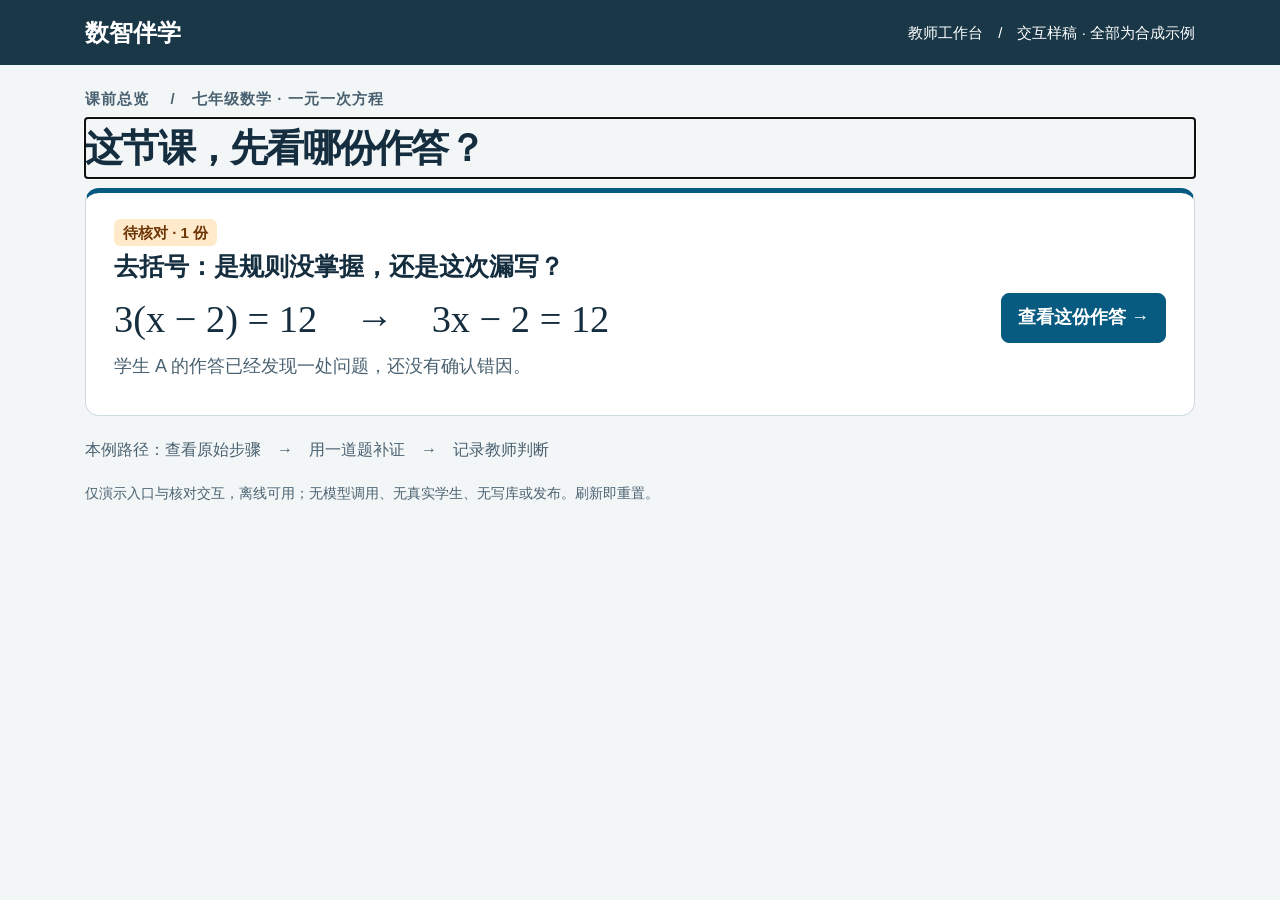
<file: 答辩交互样稿_从错步到追问.html>
<!DOCTYPE html>
<html lang="zh-CN"><meta charset="UTF-8"><meta name="viewport" content="width=device-width,initial-scale=1"><title>数智伴学 · 答辩交互样稿</title>
<style>
:root{color-scheme:light;--ink:#152e3f;--muted:#496170;--line:#cddadf;--blue:#075a80;--light:#e6f2f6;--amber:#83420c;--cream:#fff0db}*{box-sizing:border-box}body{margin:0;background:#f3f6f7;color:var(--ink);font:18px/1.55 'Microsoft YaHei','Segoe UI',sans-serif}header{background:#193747;color:white;padding:14px max(4vw,calc((100vw - 1110px)/2));display:flex;gap:16px;align-items:center;justify-content:space-between}header b{font-size:24px}header span{font-size:15px}main{max-width:1160px;margin:auto;padding:22px 25px}section[hidden],div[hidden],p[hidden],button[hidden]{display:none}h1,h2,h3,p{margin:0 0 8px}h1{font-size:clamp(28px,3vw,42px);letter-spacing:-.045em}h2{font-size:25px}h3{font-size:18px}.meta,.minor{color:var(--muted)}.meta{font-size:15px;font-weight:650;letter-spacing:.07em}.card{background:white;border:1px solid var(--line);border-radius:14px;padding:20px 24px;margin:10px 0}.hero{border-top:5px solid var(--blue);padding:26px 28px}.step{font-size:clamp(26px,3vw,42px);font-family:Cambria,'Times New Roman',serif;line-height:1.35;white-space:nowrap}.flag,.tag{display:inline-block;border-radius:6px;padding:2px 9px;font-size:15px;font-weight:700}.flag{color:#6e3506;background:#ffebcb}.tag{background:var(--light);color:#104f68}.bad{color:var(--amber);border-bottom:3px solid currentColor}.cols{display:grid;grid-template-columns:1fr 1.08fr;gap:15px}.cols>.card{margin:8px 0}button{padding:10px 16px;font:inherit;font-weight:650;border-radius:8px;background:white;color:var(--ink);border:1px solid #99adb7;cursor:pointer}button:hover{background:#eff6f8}button:focus-visible{outline:3px solid #d57508;outline-offset:3px}.primary{background:var(--blue);color:white;border-color:var(--blue)}.primary:hover{background:#084661}button:disabled{cursor:default;background:#e9edee;color:#50616a;border-color:#c8d1d5}.actions{display:flex;gap:10px;align-items:center;flex-wrap:wrap;margin-top:12px}.plain{background:none;border:0;color:var(--blue);font-size:16px}.entry{display:flex;justify-content:space-between;align-items:center;gap:24px}.entry button{flex:none}.flow{font-size:16px;color:var(--muted);margin-top:22px}.prompt{background:#e9f3f5;border-left:4px solid var(--blue);padding:10px 14px;margin:9px 0}.record{border-left:3px solid #a2b8c2;padding-left:15px;margin-top:8px}.record strong{color:var(--blue)}.scenario{border-bottom:1px solid var(--line);padding-bottom:6px}.sub{font-size:16px;color:var(--muted)}footer{margin-top:20px;font-size:14px;color:var(--muted)}@media(max-width:760px){.cols{grid-template-columns:1fr}.entry{display:block}.entry button{margin-top:8px}header{flex-wrap:wrap}main{padding:14px}.card{padding:16px}.step{white-space:normal}}
</style>
<header><b>数智伴学</b><span>教师工作台　/　交互样稿 · 全部为合成示例</span></header><main>
<section id="home"><p class="meta">课前总览　 /　七年级数学 · 一元一次方程</p><h1 tabindex="-1">这节课，先看哪份作答？</h1><div class="card hero"><span class="flag">待核对 · 1 份</span><div class="entry"><div><h2>去括号：是规则没掌握，还是这次漏写？</h2><p class="step">3(x − 2) = 12　→　3x − 2 = 12</p><p class="minor">学生 A 的作答已经发现一处问题，还没有确认错因。</p></div><button class="primary" id="open">查看这份作答 →</button></div></div><p class="flow">本例路径：查看原始步骤　→　用一道题补证　→　记录教师判断</p></section>
<section id="detail" hidden><p class="meta">作答核对　 /　学生 A · 例 01</p><h1 tabindex="-1">错在哪一步，为什么错？</h1><div class="cols"><article class="card"><h2>① 已看见的错误</h2><p class="meta">原题</p><p class="step">3(x − 2) = 12</p><p class="meta">学生的下一行（原文）</p><p class="step">3x <span class="bad">− 2</span> = 12</p><span class="flag">首处不等价 · 去括号</span><p class="minor" style="margin-top:10px">对照：展开后应为 <b>3x − 6</b>。框外的 3 也要乘以 −2。</p></article><article class="card"><h2>② 还要区分的原因</h2><div class="scenario"><b>可能一：认为只乘括号里的第一项</b><p class="sub">本行的写法符合，但单凭这一行不足以判定。</p></div><b>可能二：知道规则，这次漏写</b><p class="sub">还没有学生独立作答或解释作依据。</p><div id="before"><div class="actions"><button class="primary" id="ask">做一道区分题 →</button><button class="plain" id="defer">先保留待判断</button></div></div></article></div>
<div class="card" id="question" hidden><h2 tabindex="-1">③ 请学生独立回答，再听理由</h2><p class="prompt">不看上一题的讲解，请展开 <b>2(y − 4)</b>。你是怎样乘的？</p><p class="sub">以下按钮调入预置的学生原话，仅供演示；不是实时学生作答。</p><div class="actions"><button class="primary" id="load">调入示例回答</button><button id="silent">这次没有回答</button></div></div>
<div class="card" id="evidence" hidden aria-live="polite"><h2 tabindex="-1">③ 新回答怎样改变判断？</h2><p class="prompt" id="quote"></p><p id="why"></p><div class="actions"><button class="primary" id="save"></button><button class="plain" id="keep" hidden>仍保留待判断</button></div></div></section>
<section id="out" hidden><p class="meta">作答核对　 /　教师记录</p><h1 tabindex="-1" id="titleOut"></h1><div class="card hero"><h2>这次判断根据什么？</h2><div class="record"><p><strong>原始作答</strong>　去括号写成 3x − 2，首处不等价。</p><p id="outQuote"></p><p id="outWhy"></p></div></div><div class="actions"><button class="primary" id="return">返回课前总览</button></div></section>
<footer>仅演示入口与核对交互，离线可用；无模型调用、无真实学生、无写库或发布。刷新即重置。</footer></main>
<script>
const el=id=>document.getElementById(id); let response='none',result=''; const ids=['home','detail','out'];function show(id){ids.forEach(x=>el(x).hidden=x!==id); const heading=el(id).querySelector('h1');heading.focus({preventScroll:true});window.scrollTo(0,0)}function reset(){response='none';el('before').hidden=false;['question','evidence'].forEach(x=>el(x).hidden=true);show('home')}function reveal(id){el(id).hidden=false;el(id).querySelector('h2').focus();}function setResponse(kind){response=kind;el('question').hidden=true;el('quote').textContent=kind==='wrong'?'学生 A：「2y − 4。2 只要乘 y 就好了。」':'本次未作答，没有新增可用于区分两种解释的信息。';el('why').textContent=kind==='wrong'?'同样的写法再次出现，而且学生说出了“只乘 y”。与偶然漏写相比，这次回答更支持第一种解释。':'第一处错步仍然成立；错因继续待判断，不计入已确认错因。';el('save').textContent=kind==='wrong'?'采纳这次解释并记录':'记录为待判断';el('keep').hidden=kind!=='wrong';reveal('evidence')}function finish(adopt){result=adopt?'已记录教师判断':'已保留：原因待判断';el('titleOut').textContent=result;el('outQuote').textContent=response==='wrong'?'独立追问　2(y − 4) → 2y − 4；学生解释：“2 只要乘 y 就好了。”':response==='silent'?'独立追问　学生本次未作答。':'独立追问　暂未进行。';el('outWhy').textContent=adopt?'教师采纳　这次更支持“只把系数乘以第一项”。仅用于本次作答，不是长期能力标签。':'教师记录　保留已观察到的错误，不确定原因，不计入已确认错因。';el('home').querySelector('.flag').textContent=adopt?'已核对 · 1 份':'待判断 · 1 份';el('home').querySelector('.minor').textContent=adopt?'已记录：独立追问支持“只乘第一项”的解释。':'已记录首处不等价；证据尚不足以确认原因。';el('open').textContent='查看核对记录 →';show('out')}el('open').onclick=()=>show(result?'out':'detail');el('ask').onclick=()=>{el('before').hidden=true;reveal('question')};el('load').onclick=()=>setResponse('wrong');el('silent').onclick=()=>setResponse('silent');el('defer').onclick=()=>finish(false);el('save').onclick=()=>finish(response==='wrong');el('keep').onclick=()=>finish(false);el('return').onclick=()=>show('home');reset();
</script></html>
</file>
